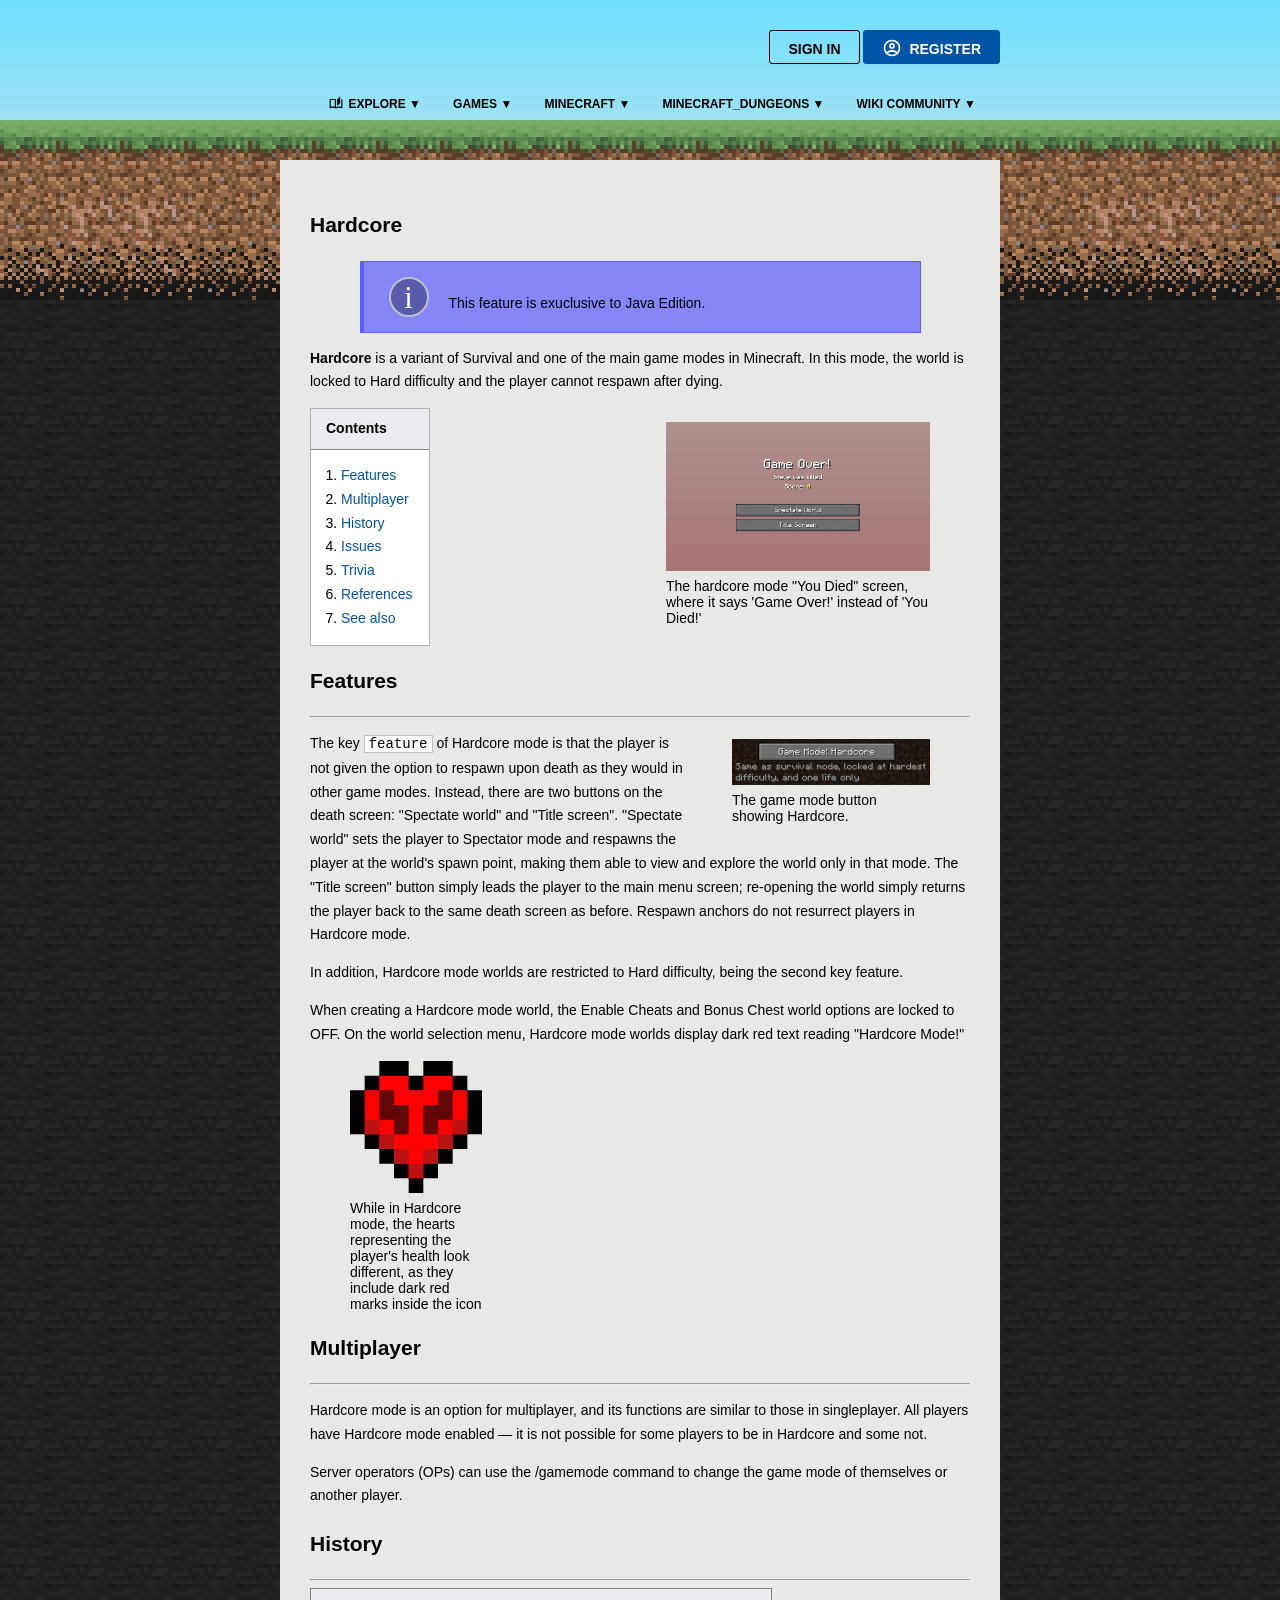
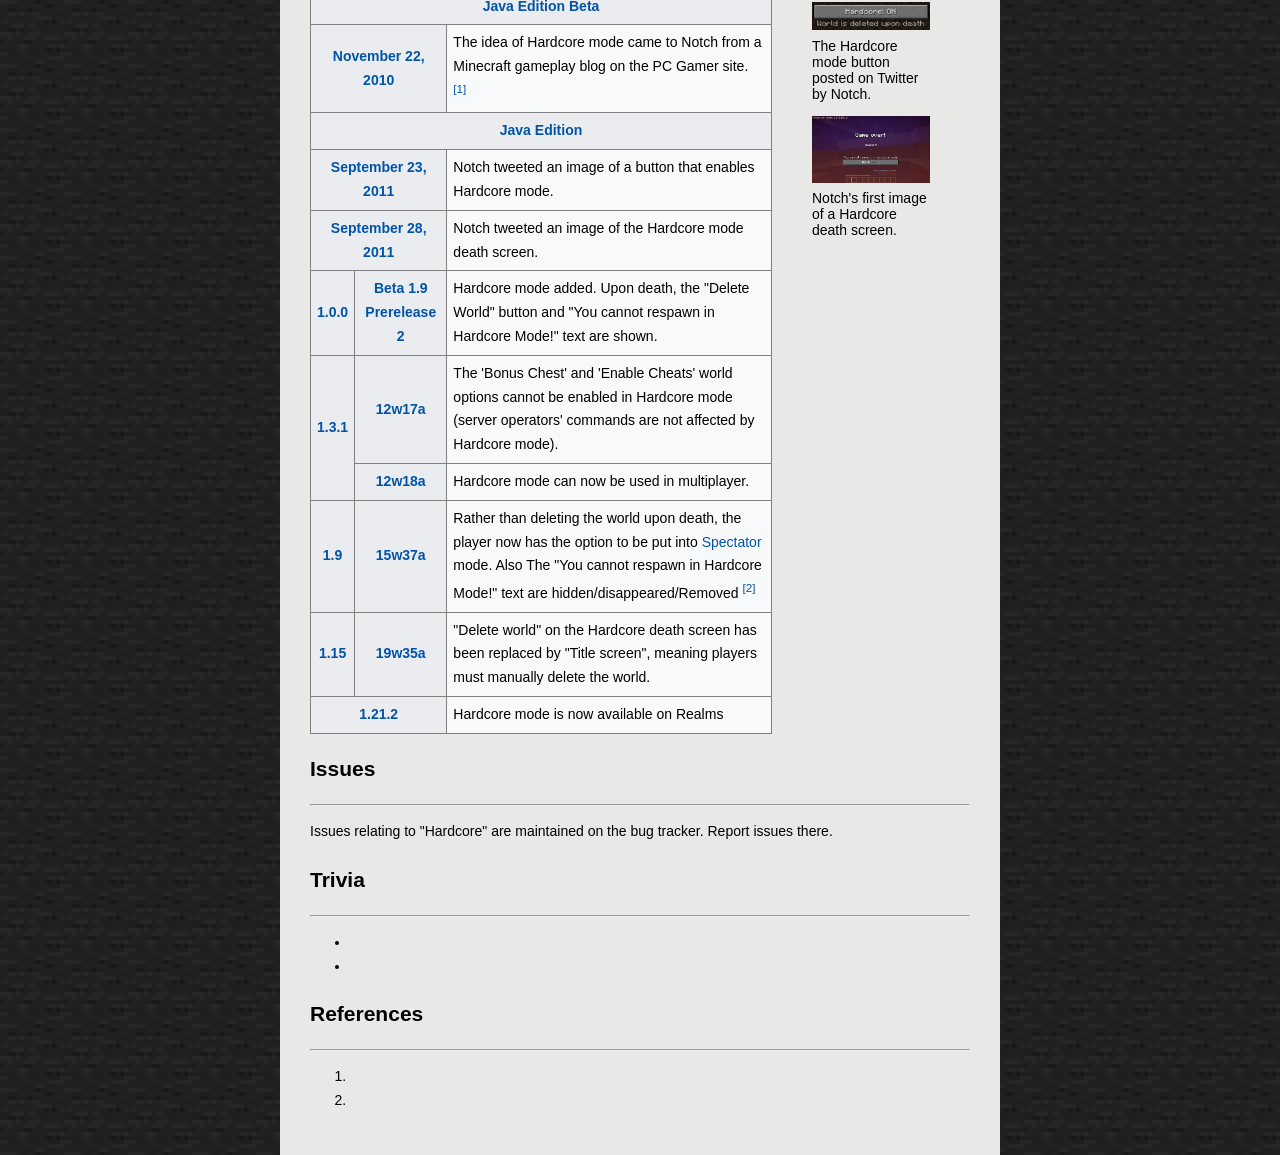
<file: index.html>
<!DOCTYPE html>
<html lang="en">
<head>
    <meta charset="UTF-8">
    <meta name="viewport" content="width=device-width, initial-scale=1.0">
    <link rel="shortcut icon" href="./Site-favicon.ico" type="image/x-icon">
    <title>Hardcore – Minecraft Wiki</title>
    <link rel="stylesheet" href="./style.css">
    <link rel="stylesheet" href="./assets/css/header.css">
</head>
<body>
    <header class="main-header">
        <div class="main-wrapper">
            <div class="link-wrapper">
                <a href="" class="sing-in">sign in</a>
                <a href="./pages/register.html" class="register">register</a>
            </div>
            <nav>
                <ul class="main-menu">
                    <li class="main-menu-item"><a href="" class="explore">explore</a>
                        <ul class="submenu">
                            <li class="submenu-item"><a href="https://minecraft.fandom.com/wiki/Minecraft_Wiki" class="submenu-link home"target="_blank">main page</a></li>
                            <li class="submenu-item"><a href="https://minecraft.fandom.com/wiki/Special:AllPages" target="_blank" class="submenu-link">all pages</a></li>
                            <li class="submenu-item"><a href="https://minecraft.fandom.com/wiki/Special:AllMaps" target="_blank" class="submenu-link">interactive maps
                            </a></li>
                        </ul>
                    </li>
                    <li class="main-menu-item"><a href="">games</a>
                    <ul class="submenu">
                        <li class="submenu-item"><a href="https://minecraft.fandom.com/wiki/Minecraft" target="_blank" class="submenu-link">minecraft</a></li>
                        <li class="submenu-item"><a href="https://minecraft.fandom.com/wiki/Minecraft_Dungeons" target="_blank" class="submenu-link">minecraft dungeons</a></li>
                        <li class="submenu-item"><a href="https://minecraft.fandom.com/wiki/Minecraft_Legends"
                           target="_blank" class="submenu-link">minecraft legends</a></li>
                        <li class="submenu-item"><a href="https://minecraft.fandom.com/wiki/Minecraft_Earth" target="_blank" class="submenu-link">minecraft earth</a></li>
                        <li class="submenu-item"><a href="https://minecraft.fandom.com/wiki/Minecraft_Story_Mode" target="_blank" class="submenu-link">minecraft story mod</a></li>
                    </ul>
                    </li>
                    <li class="main-menu-item"><a href="https://minecraft.fandom.com/wiki/Minecraft" target="_blank">minecraft</a>
                        <ul class="submenu">
                            <li class="submenu-item"><a href="https://minecraft.fandom.com/wiki/Block" target="_blank" class="submenu-link">blocks</a></li>
                            <li class="submenu-item"><a href="https://minecraft.fandom.com/wiki/Item" target="_blank" class="submenu-link">items</a></li>
                            <li class="submenu-item"><a href="" class="submenu-link">world</a>
                            <ul class="submenu">
                                <li class="submenu-item"><a href="https://minecraft.fandom.com/wiki/Mob" target="_blank" class="submenu-link">mobs</a></li>
                                <li class="submenu-item"><a href="https://minecraft.fandom.com/wiki/Biome" target="_blank" class="submenu-link">biomes</a></li>
                                <li class="submenu-item"><a href="https://minecraft.fandom.com/wiki/Feature" target="_blank" class="submenu-link">terrain features</a></li>
                                <li class="submenu-item"><a href="https://minecraft.fandom.com/wiki/Structure" target="_blank" class="submenu-link">structures</a></li>
                                <li class="submenu-item"><a href="https://minecraft.fandom.com/wiki/Dimension" target="_blank" class="submenu-link">dimensions</a></li>
                            </ul>
                            </li>
                            <li class="submenu-item"><a href="" class="submenu-link">mechanics</a>
                                <ul class="submenu">
                                    <li class="submenu-item"><a href="https://minecraft.fandom.com/wiki/Crafting" target="_blank" class="submenu-link">crafting</a></li>
                                    <li class="submenu-item"><a href="https://minecraft.fandom.com/wiki/Smelting" target="_blank" class="submenu-link">smelting</a></li>
                                    <li class="submenu-item"><a href="https://minecraft.fandom.com/wiki/Brewing" target="_blank" class="submenu-link">Brewing</a></li>
                                    <li class="submenu-item"><a href="https://minecraft.fandom.com/wiki/Trading" target="_blank" class="submenu-link">trading</a></li>
                                    <li class="submenu-item"><a href="https://minecraft.fandom.com/wiki/Enchanting" target="_blank" class="submenu-link">enchanting</a></li>
                                    <li class="submenu-item"><a href="https://minecraft.fandom.com/wiki/Effect" target="_blank" class="submenu-link">status effects</a></li>
                                </ul>
                            </li>
                            <li class="submenu-item"><a href="" class="submenu-link">version history</a>
                                <ul class="submenu">
                                    <li class="submenu-item"><a href="https://minecraft.fandom.com/wiki/Java_Edition_version_history" target="_blank" class="submenu-link">java edition</a></li>
                                    <li class="submenu-item"><a href="https://minecraft.fandom.com/wiki/Bedrock_Edition_version_history" target="_blank" class="submenu-link">bedrock edition</a></li>
                                    <li class="submenu-item"><a href="https://minecraft.fandom.com/wiki/Edition" target="_blank" class="submenu-link">other editions</a>
                                        <ul class="submenu">
                                            <li class="submenu-item"><a href="https://minecraft.fandom.com/wiki/Legacy_Console_Edition" target="_blank" class="submenu-link">legacy console edition</a></li>
                                        </ul>
                                    </li>
                                    <li class="submenu-item"><a href="https://minecraft.fandom.com/wiki/Guide" target="_blank" class="submenu-link">simlified guides</a>
                                        <ul class="submenu">
                                            <li class="submenu-item"><a href="https://minecraft.fandom.com/wiki/Java_Edition_guides" target="_blank" class="submenu-link">java edition</a></li>
                                            <li class="submenu-item"><a href="https://minecraft.fandom.com/wiki/Bedrock_Edition_guides" target="_blank" class="submenu-link">bedrock edition
                                            </a></li>
                                        </ul>
                                    </li>
                                </ul>
                            </li>
                            <li class="submenu-item"><a href="" class="submenu-link">technical</a>
                                <ul class="submenu">
                                    <li class="submenu-item"><a href="https://minecraft.fandom.com/wiki/Mechanics/Redstone/Circuit" target="_blank" class="submenu-link">redstone circuits</a></li>
                                    <li class="submenu-item"><a href="https://minecraft.fandom.com/wiki/Command" target="_blank" class="submenu-link">commands</a></li>
                                    <li class="submenu-item"><a href="https://minecraft.fandom.com/wiki/Resource_pack" target="_blank" class="submenu-link">resource packs</a></li>
                                    <li class="submenu-item"><a href="https://minecraft.fandom.com/wiki/Data_pack" target="_blank" class="submenu-link">data packs</a></li>
                                    <li class="submenu-item"><a href="https://minecraft.fandom.com/wiki/Add-on" target="_blank" class="submenu-link">add-ons</a></li>
                                    <li class="submenu-item"><a href="https://minecraft.fandom.com/wiki/Servers" target="_blank" class="submenu-link">servers</a>
                                        <ul class="submenu">
                                            <li class="submenu-item"><a href="https://minecraft.fandom.com/wiki/Realms" target="_blank" class="submenu-link">realms</a></li>
                                            <li class="submenu-item"><a href="https://minecraft.fandom.com/wiki/Realms_Plus" target="_blank" class="submenu-link">realms plus</a></li>
                                            <li class="submenu-item"><a href="https://minecraft.fandom.com/wiki/Bedrock_Dedicated_Server" target="_blank" class="submenu-link">bedrock dedicated server</a></li>
                                            <li class="submenu-item"><a href="https://minecraft.fandom.com/wiki/Featured_servers" target="_blank" class="submenu-link">bedrock featured servers</a></li>
                                        </ul>
                                    </li>
                                </ul>
                            </li>
                            <li class="submenu-item"><a href="https://minecraft.fandom.com/wiki/Tutorials" target="_blank" class="submenu-link">tutorials</a>
                            </li>

                        </ul>
                    </li>
                    <li class="main-menu-item"><a href="https://minecraft.fandom.com/wiki/Minecraft_Dungeons" target="_blank">minecraft_dungeons</a>
                        <ul class="submenu">
                            <li class="submenu-item"><a href="https://minecraft.fandom.com/wiki/Minecraft_Dungeons:Item" target="_blank" class="submenu-link">items</a>
                                <ul class="submenu">
                                    <li class="submenu-item"><a href="https://minecraft.fandom.com/wiki/Minecraft_Dungeons:Weapon" target="_blank" class="submenu-link">weapons</a></li>
                                    <li class="submenu-item"><a href="https://minecraft.fandom.com/wiki/Minecraft_Dungeons:Armor" target="_blank" class="submenu-link">armor</a></li>
                                    <li class="submenu-item"><a href="https://minecraft.fandom.com/wiki/Minecraft_Dungeons:Artifact" target="_blank" class="submenu-link">artifacts</a></li>
                                    <li class="submenu-item"><a href="https://minecraft.fandom.com/wiki/Minecraft_Dungeons:Consumable" target="_blank" class="submenu-link">consumables</a></li>
                                    <li class="submenu-item"><a href="https://minecraft.fandom.com/wiki/Minecraft_Dungeons:Cosmetic" target="_blank" class="submenu-link">cosmetics</a></li>
                                </ul>
                            </li>
                            <li class="submenu-item"><a href="https://minecraft.fandom.com/wiki/Minecraft_Dungeons:Mission_Select" target="_blank" class="submenu-link">locations
                            </a>
                            <ul class="submenu">
                                <li class="submenu-item"><a href="https://minecraft.fandom.com/wiki/Minecraft_Dungeons:Ancient_Hunt" target="_blank" class="submenu-link">ancient hunts</a></li>
                            </ul>
                            </li>
                            <li class="submenu-item"><a href="" class="submenu-link">mechanics</a>
                                <ul class="submenu">
                                    <li class="submenu-item"><a href="https://minecraft.fandom.com/wiki/Minecraft_Dungeons:Enchanting" target="_blank" class="submenu-link"> enchanting</a></li>
                                    <li class="submenu-item"><a href="https://minecraft.fandom.com/wiki/Minecraft_Dungeons:Status_Effect" target="_blank" class="submenu-link"> status effects</a></li>
                                    <li class="submenu-item"><a href="https://minecraft.fandom.com/wiki/Minecraft_Dungeons:Achievements" target="_blank" class="submenu-link">Achievements</a></li>
                                </ul>
                            </li>
                            <li class="submenu-item"><a href="https://minecraft.fandom.com/wiki/Minecraft_Dungeons:Mob" target="_blank" class="submenu-link">mobs</a></li>
                            <li class="submenu-item"><a href="https://minecraft.fandom.com/wiki/Minecraft_Dungeons_Arcade" target="_blank" class="submenu-link">arcade</a></li>
                            <li class="submenu-item"><a href="https://minecraft.fandom.com/wiki/Minecraft_Dungeons:Tutorials" target="_blank" class="submenu-link">tutorials</a></li>
                        </ul>
                    </li>
                    <li class="main-menu-item"><a href="https://minecraft.fandom.com/wiki/Minecraft_Wiki:Community_portal" target="_blank">wiki community</a>
                        <ul class="submenu">
                            <li class="submenu-item"><a href="https://minecraft.fandom.com/wiki/Minecraft_Wiki:Wiki_rules" target="_blank" class="submenu-link">rules and guidelines</a></li>
                            <li class="submenu-item"><a href="" class="submenu-link">wiki tools</a></li>
                            <li class="submenu-item"><a href="https://minecraft.fandom.com/wiki/Minecraft_Wiki_(website)" target="_blank" class="submenu-link">about the wiki</a></li>
                            <li class="submenu-item"><a href="https://minecraft.fandom.com/wiki/Minecraft_Wiki:Community_portal" target="_blank" class="submenu-link">community portal</a></li>
                            <li class="submenu-item"><a href="https://minecraft.fandom.com/wiki/Minecraft_Wiki:Admin_noticeboard" target="_blank" class="submenu-link">admin noticeboard</a></li>
                            <li class="submenu-item"><a href="https://minecraft.fandom.com/wiki/Minecraft_Wiki:Projects" target="_blank" class="submenu-link">projects</a></li>
                            <li class="submenu-item"><a href="https://minecraft.fandom.com/wiki/Minecraft_Wiki:Discord" target="_blank" class="submenu-link">discord</a></li>
                        </ul>
                    </li>
                </ul>
            </nav>
        </div>
    </header>
    <main>
        <article class="main-article">
            <header> 
                <h1>Hardcore</h1>
                <div class="info"><span class="info-icon">i</span>This feature is exuclusive to Java Edition.</div>
                <p><strong>Hardcore</strong> is a variant of Survival and one of the main game modes in Minecraft. In this mode, the world is locked to Hard difficulty and the player cannot respawn after dying.</p>
                <figure class="float-right w-40">
                    <a href="https://static.wikia.nocookie.net/minecraft_gamepedia/images/5/53/Hardcore_Death.png/revision/latest?cb=20230822170426">
                        <img src="./assets/images/Hardcore_Death.webp" alt="Hardcore_Death">
                    </a>
                    <figcaption>The hardcore mode "You Died" screen, where it says 'Game Over!' instead of 'You Died!'</figcaption>
                </figure>
                <nav class="nav-menu">
                    <h3 class="title-menu">Contents</h3>
                    <ol class="nav-list">
                        <li><a href="#Features">Features</a></li>
                        <li><a href="#Multiplayer">Multiplayer</a></li>
                        <li><a href="#History">History</a></li>
                        <li><a href="#Issues">Issues</a></li>
                        <li><a href="#Trivia">Trivia</a></li>
                        <li><a href="#References">References</a></li>
                        <li><a href="#See_also">See also</a></li>
                    </ol>
                </nav>

                <!-- <iframe class="video" width="560" height="315" src="https://www.youtube.com/embed/RSuMIAuDz60?si=ib1tDOC1E5Tizy_2" title="YouTube video player" frameborder="0" allow="accelerometer; autoplay; clipboard-write; encrypted-media; gyroscope; picture-in-picture; web-share" referrerpolicy="strict-origin-when-cross-origin" allowfullscreen></iframe> -->

            </header>
            <section id="Features">
                <h2>Features</h2>
                <hr>
                <figure class="float-right w-30">
                    <a href="https://minecraft.fandom.com/wiki/Hardcore?file=Hardcore_button.png#Features">
                        <img src="./assets/images/Hardcore_button.webp" alt="Hardcore_button">
                    </a>
                    <figcaption>The game mode button showing Hardcore.</figcaption>
                </figure>
                <p>The key <code>feature</code> of Hardcore mode is that the player is not given the option to respawn upon death as they would in other game modes. Instead, there are two buttons on the death screen: "Spectate world" and "Title screen". "Spectate world" sets the player to Spectator mode and respawns the player at the world's spawn point, making them able to view and explore the world only in that mode. The "Title screen" button simply leads the player to the main menu screen; re-opening the world simply returns the player back to the same death screen as before. Respawn anchors do not resurrect players in Hardcore mode.</p>
                <p>In addition, Hardcore mode worlds are restricted to Hard difficulty, being the second key feature.</p>
                <p>When creating a Hardcore mode world, the Enable Cheats and Bonus Chest world options are locked to OFF. On the world selection menu, Hardcore mode worlds display dark red text reading "Hardcore Mode!"</p>
                <figure class="w-20">
                    <a href="">
                        <img src="./Hardcore_Heart.svg" alt="">
                    </a>
                    <figcaption>
                        While in Hardcore mode, the hearts representing the player's health look different, as they include dark red marks inside the icon
                    </figcaption>
                </figure>
            </section>
            <section id="Multiplayer">
                <h2>Multiplayer</h2>
                <hr>
                <p>Hardcore mode is an option for multiplayer, and its functions are similar to those in singleplayer. All players have Hardcore mode enabled — it is not possible for some players to be in Hardcore and some not.</p>
                <p>Server operators (OPs) can use the /gamemode command to change the game mode of themselves or another player.</p>
            </section>
            <section id="History">
                <h2>History</h2>
                <hr>
                <div class="float-right w-30">
                    <figure>
                        <img src="./assets/images/Hardcoremode.webp" alt="Hardcoremode">
                        <figcaption>The Hardcore mode button posted on Twitter by Notch.</figcaption>
                    </figure>   
                    <figure>
                        <img src="./assets/images/Notch_Hardcore.webp" alt="Notch_Hardcore">
                        <figcaption>Notch's first image of a Hardcore death screen.</figcaption>
                    </figure>               
                </div>

                <table class="table-history">
                    <tr>
                        <th colspan="3">
                            <a href="https://minecraft.fandom.com/wiki/Java_Edition_Beta" target="_blank">Java Edition Beta</a>
                        </th>
                    </tr>
                    <tr>
                        <th colspan="2"><a href="https://notch.tumblr.com/post/1646175743" target="_blank">November 22, 2010</a></th>
                        <td>The idea of Hardcore mode came to Notch from a Minecraft gameplay blog on the PC Gamer site. <sup title="https://www.pcgamer.com/2010/11/20/the-minecraft-experiment-day-1-chasing-waterfalls/"><a href="#cite_note-1">[1]</a></sup></td>
                    </tr>
                    <tr>
                        <th colspan="3">
                            <a href="https://minecraft.fandom.com/wiki/Java_Edition_version_history" target="_blank">Java Edition</a>
                        </th>
                    </tr>
                    <tr>
                        <th colspan="2"><a href="https://twitter.com/notch/status/117149170120400896" target="_blank">September 23, 2011</a></th>
                        <td>Notch tweeted an image of a button that enables Hardcore mode.</td>
                    </tr>
                    <tr>
                        <th colspan="2"><a href="https://twitter.com/notch/status/119031614553587713" target="_blank">September 28, 2011</a></th>
                        <td>Notch tweeted an image of the Hardcore mode death screen.</td>
                    </tr>
                    <tr>
                        <th><a href="https://minecraft.fandom.com/wiki/Java_Edition_1.0.0" target="_blank">1.0.0</a></th>
                        <th>Beta 1.9 Prerelease 2</th>
                        <td>Hardcore mode added. Upon death, the "Delete World" button and "You cannot respawn in Hardcore Mode!" text are shown.</td>
                    </tr>
                    <tr>
                        <th rowspan="2"><a href="https://minecraft.fandom.com/wiki/Java_Edition_1.3.1" target="_blank">1.3.1</a></th>
                        <th>12w17a</th>
                        <td>The 'Bonus Chest' and 'Enable Cheats' world options cannot be enabled in Hardcore mode (server operators' commands are not affected by Hardcore mode).</td>
                    </tr>
                    <tr>
                        <th>12w18a</th>
                        <td>Hardcore mode can now be used in multiplayer.</td>
                    </tr>
                    <tr>
                        <th><a href="https://minecraft.fandom.com/wiki/Java_Edition_1.9" target="_blank">1.9</a></th>
                        <th>15w37a</th>
                        <td>Rather than deleting the world upon death, the player now has the option to be put into <a href="https://minecraft.fandom.com/wiki/Spectator">Spectator</a> mode. Also The "You cannot respawn in Hardcore Mode!" text are hidden/disappeared/Removed <sup title="MC-121007-You cannot Respawn In hardcore Mode! Text no Longer Appears As of 1.9,Resolved As Works As Intended"><a href="#cite_note-2">[2]</a></sup></td>
                    </tr>
                    <tr>
                        <th><a href="https://minecraft.fandom.com/wiki/Java_Edition_1.15" target="_blank">1.15</a></th>
                        <th>19w35a</th>
                        <td>"Delete world" on the Hardcore death screen has been replaced by "Title screen", meaning players must manually delete the world.</td>
                    </tr>
                    <tr>
                        <th colspan="2"><a href="https://minecraft.fandom.com/wiki/Java_Edition_1.21.2" target="_blank">1.21.2</a></th>
                        <td>Hardcore mode is now available on Realms</td>
                    </tr>
                </table>
            </section>
            <section id="Issues">
                <h2>Issues</h2>
                <hr>
                <p>Issues relating to "Hardcore" are maintained on the bug tracker. Report issues there.</p>
            </section>
            <section id="Trivia">
                <h2>Trivia</h2>
                <hr>
                <ul>
                    <li></li>
                    <li></li>
                </ul>
            </section>
            <section id="References">
                <h2>References</h2>
                <hr>
                <ol>
                    <li></li>
                    <li></li>
                </ol>
            </section>
        </article>
    </main>
</body>
</html>
</file>
<file: style.css>
*{
    box-sizing: border-box;
}


body{
    margin: 0;
    font-family: rubik, helvetica, arial, sans-serif;
    font-size: 14px;
    line-height: 1.6;
    background-image: url(./assets/images/Site-background-light.webp);
}
.table-history{
    border-collapse: collapse;
    width: 70%;
    background-color:rgb(248,249,250);
}
.table-history th,
.table-history td{
    border: 1px solid gray;
    padding: 6px;
}
.main-article{
    width: 55%;
    margin: auto;
    background-color: rgb(232,233,231);
    padding: 30px;
    min-width: 720px;
    max-width: none;
    line-height: 1.7;
}
.table-history th{
    background-color:rgb(234,236,240);
    color: rgb(0,84,168);
}
a{
    color: rgb(0,84,168);
    text-decoration: none;
}
.float-right{
    float: right;
}
.w-30{
    width: 30%;
}
img{
    width: 100%;
}
.info{
    width: 85%;
    margin: auto;
    background-color: rgb(134, 134, 249);
    padding: 15px;
    padding-left: 25px;
    border-color: rgb(92, 92, 255);
    border-width: 1px;
    border-style: solid;
    border-left-width: 4px;
    line-height: initial;
}
figcaption{
    line-height: initial;
}
.info-icon{
    display: inline-block;

    width: 40px;
    height: 40px;
    padding: 2px;
    margin-right: 20px;
    border-radius: 50%;
    border: 2px solid rgb(187, 194, 198);

    color: white;
    background-color:rgb(90, 90, 171);

    text-align: center;

    font-size: 2.2em;
    font-family: serif;
}

.w-40{
    width: 40%;
}
.nav-menu{
    width: 120px;
    border:1px solid rgb(178, 178, 178);
    background-color:white;

}
.title-menu{
    margin: 0;
    padding: 8px 15px;
    border-bottom: 1px solid rgb(131, 137, 141);
    background-color:rgb(234, 236, 240);
    font-size: 1em; 
}
.nav-list{
    padding-left: 30px;
}
code{
    padding: 0 4px;
    border: 1px solid rgb(187, 194, 198);
    background-color:white;
}
.video{
    display: block;
    width: 100%;
    height: 500px;
    margin: 10px;
}
.w-20{
    width: 20%;
}
.explore::before{
    content: url(./assets/icons/book-open-page-variant-outline.svg);
    display: inline-block;
    width: 14px;
    transform: translate(-5px, 2px);
}
</file>
<file: assets/css/header.css>
.main-header{
    height: 300px;
    padding-top: 30px;
    background: linear-gradient(0deg,rgba(227, 227, 227, 1) 0%, rgba(110, 224, 255, 1) 100%);
    background-image: url(../images/Light_background_deepslate_transition.png),url(../images/Light_background_grass.png),linear-gradient(0deg,rgba(227, 227, 227, 1) 0%, rgba(110, 224, 255, 1) 100%);;
    background-repeat: repeat-x,repeat-x, no-repeat;
    background-position: bottom left,0 120px, 0 0;
}
.link-wrapper{
    text-align: right;
    margin-bottom: 30px;
}
.sing-in, .register{
    display: inline-block;
    height: 34px;
    padding: 7px 18px;
    
    font-weight: 900;
    border-radius: 3px;
    text-transform: uppercase;
}
.sing-in{
    border: 1px solid #000;
    color: #000;
}
.register{
    background-color:rgb(0, 84, 168);
    border:1px solid rgb(0, 84, 168);
    color:white;
    position: relative;
    padding-left: 45px;
}
.register::before{
    content: '';
    display: inline-block;
    width: 20px;
    height: 20px;
    background-image:url(../icons/account-circle-outline.svg);
    position: absolute;
    left: 18px;
    top: 7px;
}








main{
    margin-top: -140px;
}
.main-wrapper{
    min-width: 720px;
    width: 55%;
    margin: auto;
}
.main-menu{
    list-style: none;
    margin: 0;
    font-size: 12px;
}
.main-menu-item{
    display: inline-block;
    margin: 0 1.2em;
}
.main-menu-item::after{
    content: '\25bc';
}
.main-menu-item>.submenu::after{
    content: "";
    position: absolute;
    width: 0;
    height: 0;
    border-width: 10px;
    border-style: solid;
    border-color: transparent transparent #FFFFFF transparent;
    top: -16px;
    left: 42%;
}
.main-menu-item:hover::after{
    content: '\25b2';
}
.main-menu-item>a{
    color:black;
    text-transform: uppercase;
    font-weight: bolder;
}
.main-menu-item>a:hover{
    text-decoration: underline;
}
.main-menu-item:hover>.submenu{
    display: block;
}
.submenu{
    display: none;
    min-width: 150px;
    max-width: 200px;
    position: absolute;
    list-style: none;
    padding: 7px;
    background-color:white;
    font-size: 14px;
}
.left0{
    left: 0;
}
.left-10{
    left: -10%;
}
.left-90{
    left: -90%;
}

.submenu-item{
position: relative;
}
.submenu-item:has(>.submenu)::after{
    content:'\1433';
    position: absolute;
    top: 5px;
    right: 0;

}
.submenu-link{
    display: block;
    padding: 5px 9px;
    text-transform: capitalize;
    color:black;
}
.submenu-link:hover{
    background-color:rgb(232, 233, 255);
    color:rgb(0, 84, 168);
}
.submenu-item:hover>.submenu{
    display: block;
    left: 100%;
    top: 0;
}
.submenu-item:hover>.submenu-link, 
.submenu-link:hover{
    background-color:rgb(211, 233, 255);
    color: rgb(0, 84, 168);
}
.home::before{
    content: url(../icons/home.svg);
    display: inline-block;
    width: 14px;
    transform: translate(-5px, 2px);
}
</file>
